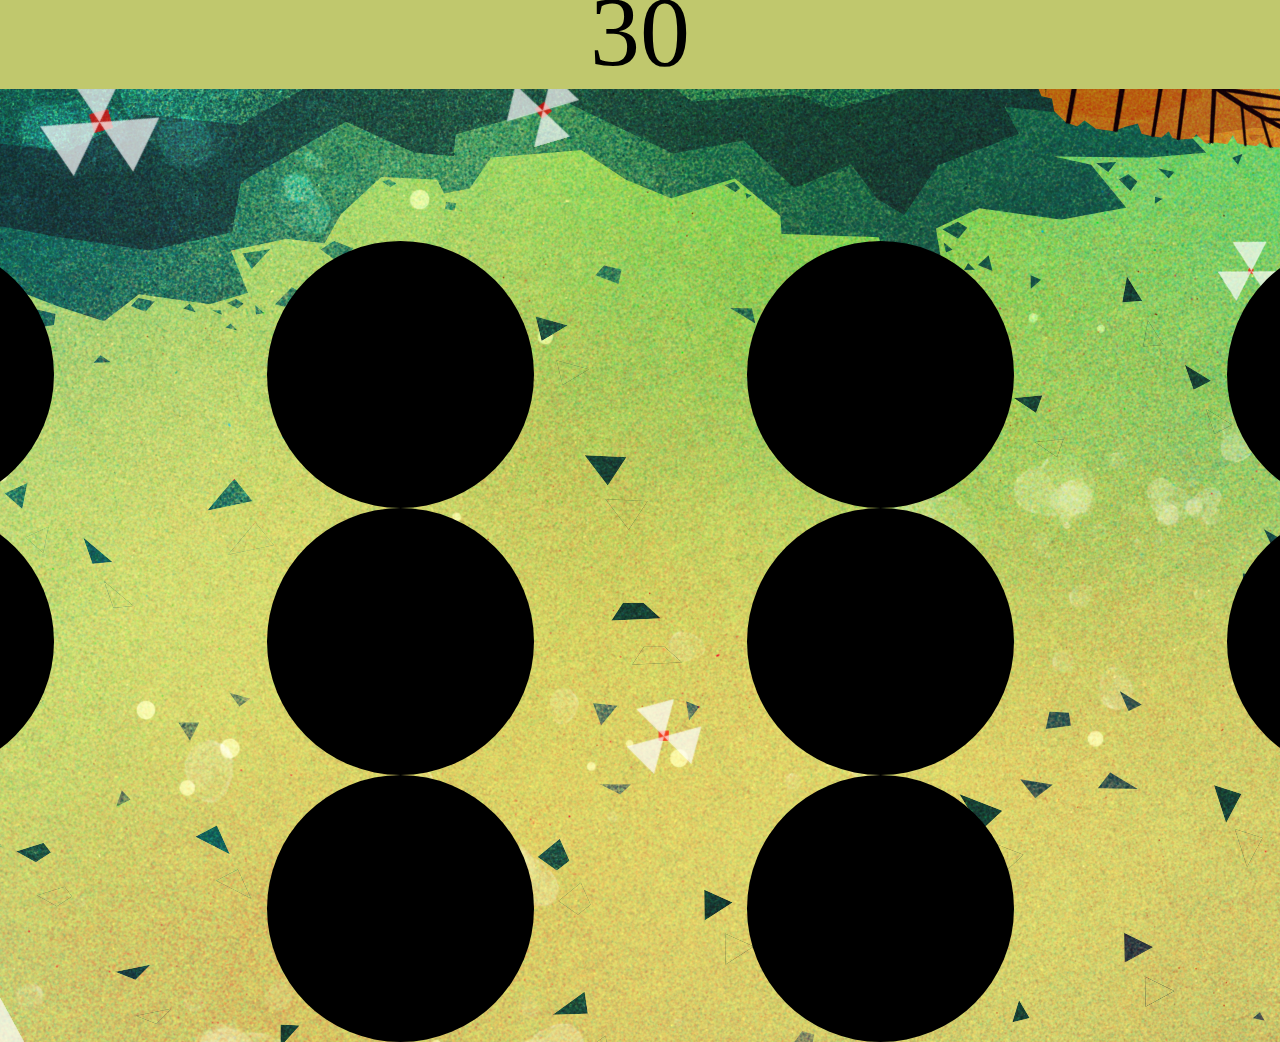
<file: index.html>
<!DOCTYPE html>
<html lang="en">
<head>
    <meta charset="UTF-8">
    <meta http-equiv="X-UA-Compatible" content="IE=edge">
    <meta name="viewport" content="width=device-width, initial-scale=1.0">
    <title>Mole Game</title>
    <link rel="stylesheet" href="./style.css">
</head>
<body>
    <div class="info-container">
      <div class="level-container">Level 1</div>
      <div class="timer-container">30</div>
    </div>
    <section class="bg">
      <div class="worm-box">
        <div style="width: 5%;" class="worm-container">
          <img src="./worm.png" alt="worm score meter" class="worm">
        </div>
      </div>
        <div class="hole-container">
            <div class="hole" id="hole-0"><img data-index="0" src="./king-mole-hungry.png" alt="mole" class="mole"></div>
          </div>
          <div class="hole-container">
            <div class="hole" id="hole-1"><img data-index="1" src="./king-mole-fed.png" alt="mole" class="mole"></div>
          </div>
          <div class="hole-container">
            <div class="hole" id="hole-2"><img data-index="2" src="./king-mole-hungry.png" alt="mole" class="mole"></div>
          </div>
          <div class="hole-container">
            <div class="hole" id="hole-3"><img data-index="3" src="./king-mole-sad.png" alt="mole" class="mole"></div>
          </div>
          <div class="hole-container">
            <div class="hole" id="hole-4"><img data-index="4" src="./king-mole-leaving.png" alt="mole" class="mole"></div>
          </div>
          <div class="hole-container">
            <div class="hole" id="hole-5"><img data-index="5" src="./mole-hungry.png" alt="mole" class="mole"></div>
          </div>
          <div class="hole-container">
            <div class="hole" id="hole-6"><img data-index="6" src="./mole-fed.png" alt="mole" class="mole"></div>
          </div>
          <div class="hole-container">
            <div class="hole" id="hole-7"><img data-index="7" src="./mole-sad.png" alt="mole" class="mole"></div>
          </div>
          <div class="hole-container">
            <div class="hole" id="hole-8"><img data-index="8" src="./mole-leaving.png" alt="mole" class="mole"></div>
          </div>
          <div class="hole-container">
            <div class="hole" id="hole-9"><img data-index="9" src="./king-mole-hungry.png" alt="happy mole" class="mole"></div>
          </div>
    </section>
    <div class="win hide">
      <img src="./win.png" alt="you've won the game">
      <button type="button" class="nextlevel">Next level</button>
    </div>
    <div class="lose hide">
      <a href="" target=""><img src="./you-lose.jpg" alt="you've lose the game" height=""></a>
    </div>
    <script src="./game.js"></script>
</body>
</html>
</file>
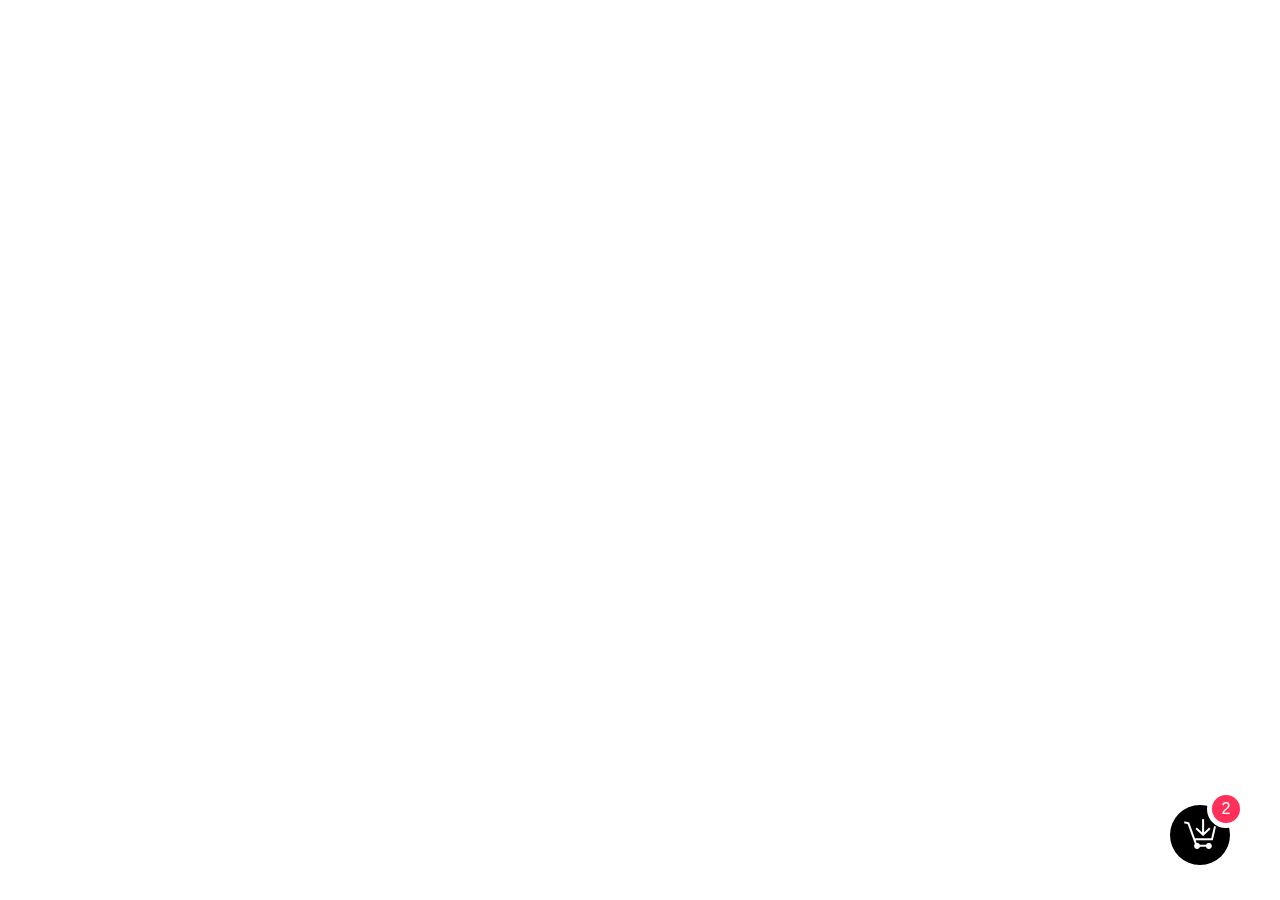
<file: cart-menu/index.html>
<!DOCTYPE html>
<html lang="en">

<head>
    <meta charset="UTF-8">
    <meta http-equiv="X-UA-Compatible" content="IE=edge">
    <meta name="viewport" content="width=device-width, initial-scale=1.0">
    <title>Off-Canvas Cart Menu</title>
    <link href="./style.css" rel="stylesheet">
</head>

<body>
    <div class="menu-btn test">
        <span class="menu-btn-number"><span id="numberOrder">2</span></span>
        <button class="menu-btn-icon" type="button"><img src="./image/menu-btn.png" alt=""></button>
    </div>
    <section class="cart-menu">
        <header>
            <span>Your shopping cart</span>
            <button class="close-btn" type="button">X</button>
        </header>
        <main>
            <section class="orders-ctn">
                <div class="order-ctn">
                    <img src="./image/drone1.jpg" alt="drone helicopter">
                    <div class="order">
                        <div class="order-item">
                            <span class="order-item-name">Mini Drone Helicopter Induction</span>
                            <span class="order-item-attribute"><b>Color</b>: BLUE</span>
                        </div>
                        <div class="order-remove">
                            <button class="order-remove-btn" type="button">Remove</button>
                        </div>
                        <div class="order-add">
                            <button class="minus-btn">&minus;</button>
                            <input type="number" value="1" min="1" max="99">
                            <button class="add-btn">+</button>
                        </div>
                        <div class="order-cost">
                            <span class="order-cost-prev">$50.78</span>
                            <span class="order-cost-now">$29.89</span>
                        </div>
                    </div>
                </div>
                <div class="order-ctn" style="border: none;">
                    <img src="./image/drone2.jpg" alt="drone helicopter set 3">
                    <div class="order">
                        <div class="order-item">
                            <span class="order-item-name">Mini Drone Helicopter Induction</span>
                            <span class="order-item-attribute"><b>Color</b></bColor>: SET 3 (BLUE+RED+GOLD): 25%
                                OFF</span>
                        </div>
                        <div class="order-remove">
                            <button class="order-remove-btn" type="button">Remove</button>
                        </div>
                        <div class="order-add">
                            <button class="minus-btn">&minus;</button>
                            <input type="number" value="1" min="1" max="99">
                            <button class="add-btn">+</button>
                        </div>
                        <div class="order-cost">
                            <span class="order-cost-prev">$134.5</span>
                            <span class="order-cost-now">$67.25</span>
                        </div>
                    </div>
                </div>
            </section>
            <section class="checkout">
                <div class="checkout-info">
                    <span>Subtotal</span>
                    <span class="checkout-info-money">
                        $97.14
                    </span>
                </div>
                <button class="proceed" type="button">PROCEED TO SECURED CHECKOUT</button>
                <fieldset>
                    <legend>or quick checkout with</legend>
                </fieldset>
                <button class="paypal" type="button"><img class="paypal-logo" src="./image/paypal-logo.png"
                        alt="paypal logo"></button>
            </section>
        </main>
    </section>
    <script src="./script.js"></script>
</body>
</html>
</file>
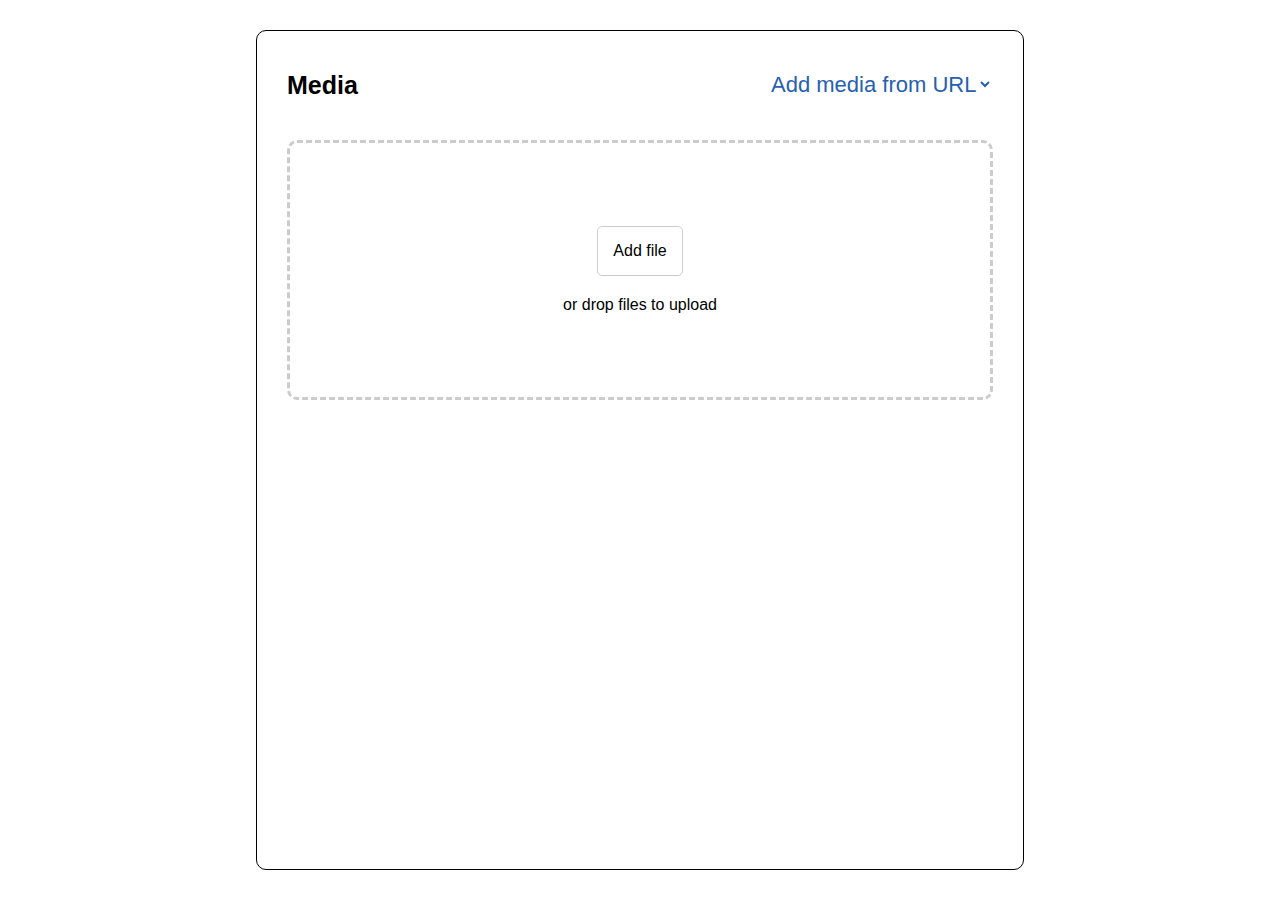
<file: shopify-media/index.html>
<!DOCTYPE html>
<html lang="en">

<head>
    <meta charset="UTF-8">
    <meta http-equiv="X-UA-Compatible" content="IE=edge">
    <meta name="viewport" content="width=device-width, initial-scale=1.0">
    <link href="./style.css" rel="stylesheet">
    <title>Shopify Media</title>
</head>

<body>
    <main>
    <div class="top-bar">
        <span class="part-name">Media</span>
        <select class="add-file-url">
            <option selected>Add media from URL</option>
        </select>
        <button class="delete-btn" type="button">Delete media</button>
    </div>
    <div id="drop-area" class="dashedBorder">
        <div class="upload-area">
            <form class="my-form">
                <input type="file" id="fileElem" multiple accept="image/*" onchange="handleFiles(this.files)">
                <label class="button" for="fileElem">Add file</label>
                <br>
                <span>or drop files to upload</span>
            </form>
        </div>
    </div>
  </main>
    <script src="./script.js"></script>
</body>

</html>
</file>
<file: style.css>
* {
   box-sizing: border-box;
}
 body {
     background-color: #c0c86d;
     display: flex;
     justify-content: center;
     align-items: center;
     flex-flow: column;
     padding: 0;
     margin: 0;
     height: 100vh;
 }
 .info-container {
     font-size: 100px;
     text-align: center;
 }
 .bg {
     cursor: url(./cursor.png), default;
     background-image: url(./background.png);
     background-repeat: no-repeat;
     width: 1920px;
     height: 1080px;
     display: flex;
     flex-wrap: wrap;
     justify-content: center;
     align-items: center;
 }

 .hole {
     background-color: black;
     border-radius: 50%;
     overflow: visible;
     width: 267px;
     height: 267px;
 }
 .hole-container {
     width: 25%;
     display: flex;
     justify-content: center;
     align-items: center;
 }
 .mole {
     position: relative;
     right: 30px;
 }

 .hungry {
     cursor: url(./cursor-worm.png), default;
 }
 .worm {
     width: 1660px;
 }

 .worm-container {
     overflow: hidden;
     transition: width 0.5s ease-in-out;
 }

 .worm-box {
     width: 1660px;
 }

 .win {
     display: flex;
     align-items: flex-end;
     justify-content: center;
 }
 .win button {
     position: relative;
     right: 202px;
     bottom: 60px;
     width: 200px;
     height: 200px;
     background-color: transparent;
     font-size: 60px;
     border-radius: 50%;
     color: white;
 }
 .win img {
    width: 900px;
    height: 900px;
 }
 .lose {
     display: flex;
     flex-flow: column;
     justify-content: center;
     align-items: center;
     font-size: 50px;
 }
 .lose img {
     height: 700px;
     width: 1000px;
 }
 .gone , .hide{
    display: none;
}
</file>
<file: cart-menu/style.css>
* {
  -webkit-box-sizing: border-box;
          box-sizing: border-box;
  padding: 0;
  margin: 0;
  font-family: sans-serif;
}

body {
  width: 100%;
  height: 100vh;
  -webkit-transition: background-color .5s;
  transition: background-color .5s;
}

body .menu-btn {
  position: fixed;
  bottom: 30px;
  right: 30px;
  height: 80px;
  width: 80px;
  padding-top: 15px;
}

body .menu-btn-icon {
  background-color: black;
  border: none;
  border-radius: 50%;
  height: 60px;
  width: 60px;
  cursor: pointer;
}

body .menu-btn-number {
  display: -webkit-box;
  display: -ms-flexbox;
  display: flex;
  position: absolute;
  right: 5px;
  top: 0;
  border: 5px solid white;
  color: white;
  width: 38px;
  height: 38px;
  border-radius: 50%;
  background-color: #FF3059;
  -webkit-box-align: center;
      -ms-flex-align: center;
          align-items: center;
  -webkit-box-pack: center;
      -ms-flex-pack: center;
          justify-content: center;
}

body .cart-menu {
  position: fixed;
  top: 0;
  right: 0;
  -webkit-transform: translateX(100%);
          transform: translateX(100%);
  width: 100vw;
  max-width: 528px;
  overflow-x: hidden;
  -webkit-transition: 0.3s;
  transition: 0.3s;
  height: 100%;
  background-color: white;
}

body .cart-menu header {
  font-size: 21px;
  font-weight: bold;
  display: -webkit-box;
  display: -ms-flexbox;
  display: flex;
  -webkit-box-pack: justify;
      -ms-flex-pack: justify;
          justify-content: space-between;
  -webkit-box-align: center;
      -ms-flex-align: center;
          align-items: center;
  padding: 25px 30px;
  border-bottom: 1px solid #e2e2e2;
}

body .cart-menu header .close-btn {
  width: 40px;
  height: 40px;
  border-radius: 50%;
  border: none;
  color: white;
  background-color: #C7C7C7;
  font-size: 20px;
  cursor: pointer;
}

body .cart-menu main {
  height: 90%;
  padding: 0 30px;
}

body .cart-menu main .orders-ctn {
  height: 65%;
  padding-top: 40px;
}

body .cart-menu main .orders-ctn .order-ctn {
  padding: 20px 0;
  height: 170px;
  border-bottom: 1px solid #e2e2e2;
}

body .cart-menu main .orders-ctn .order-ctn img {
  float: left;
  height: 130px;
  width: 130px;
  margin-right: 18px;
  border: 1px solid black;
  border-radius: 3px;
}

body .cart-menu main .orders-ctn .order-ctn .order {
  display: -webkit-box;
  display: -ms-flexbox;
  display: flex;
  -ms-flex-flow: wrap;
      flex-flow: wrap;
  -webkit-box-pack: justify;
      -ms-flex-pack: justify;
          justify-content: space-between;
}

body .cart-menu main .orders-ctn .order-ctn .order-item {
  -webkit-box-flex: 60%;
      -ms-flex: 60%;
          flex: 60%;
}

body .cart-menu main .orders-ctn .order-ctn .order-item-name {
  font-weight: bold;
  font-size: 17px;
}

body .cart-menu main .orders-ctn .order-ctn .order-item-attribute {
  display: block;
  margin: 8px 0 18px 0;
  font-size: 13px;
}

body .cart-menu main .orders-ctn .order-ctn .order-remove {
  -webkit-box-flex: 15%;
      -ms-flex: 15%;
          flex: 15%;
  display: -webkit-box;
  display: -ms-flexbox;
  display: flex;
  -webkit-box-pack: end;
      -ms-flex-pack: end;
          justify-content: flex-end;
  -webkit-box-align: center;
      -ms-flex-align: center;
          align-items: center;
}

body .cart-menu main .orders-ctn .order-ctn .order-remove-btn {
  border: none;
  text-decoration: underline;
  background-color: transparent;
  color: #FF7F7D;
  font-size: 14px;
  cursor: pointer;
}

body .cart-menu main .orders-ctn .order-ctn .order-add {
  padding: 5px 10px;
  border: 1px solid #e2e2e2;
  border-radius: 3px;
  /* Chrome, Safari, Edge, Opera */
  /* Firefox */
}

body .cart-menu main .orders-ctn .order-ctn .order-add input::-webkit-outer-spin-button,
body .cart-menu main .orders-ctn .order-ctn .order-add input::-webkit-inner-spin-button {
  -webkit-appearance: none;
  margin: 0;
}

body .cart-menu main .orders-ctn .order-ctn .order-add input[type="number"] {
  -moz-appearance: textfield;
}

body .cart-menu main .orders-ctn .order-ctn .order-add input {
  width: 30px;
  text-align: center;
  border: none;
  font-size: 18px;
  background-color: transparent;
  margin: 0 7px;
}

body .cart-menu main .orders-ctn .order-ctn .order-add button {
  border: none;
  font-size: 20px;
  background-color: transparent;
  color: #747474;
  cursor: pointer;
}

body .cart-menu main .orders-ctn .order-ctn .order-cost {
  display: -webkit-box;
  display: -ms-flexbox;
  display: flex;
  -webkit-box-align: center;
      -ms-flex-align: center;
          align-items: center;
}

body .cart-menu main .orders-ctn .order-ctn .order-cost-prev {
  font-size: 13px;
  margin-right: 15px;
  text-decoration: line-through;
  color: #9b9b9b;
}

body .cart-menu main .orders-ctn .order-ctn .order-cost-now {
  font-size: 18px;
}

body .cart-menu main .checkout {
  border-top: 1px solid #e2e2e2;
  padding-top: 20px;
  width: 100%;
}

body .cart-menu main .checkout-info {
  float: right;
}

body .cart-menu main .checkout-info-money {
  font-weight: bold;
  margin-left: 20px;
}

body .cart-menu main .checkout .proceed {
  width: 100%;
  height: 60px;
  background-color: black;
  border: none;
  border-radius: 5px;
  padding: 15px;
  margin: 20px 0;
  font-size: 16px;
  color: white;
  cursor: pointer;
}

body .cart-menu main .checkout fieldset {
  border: none;
  border-top: 2px solid #e2e2e2;
}

body .cart-menu main .checkout fieldset legend {
  font-size: 15px;
  margin: auto;
  padding: 0 10px;
  color: #9b9b9b;
}

body .cart-menu main .checkout .paypal {
  width: 100%;
  background-color: #FFBC33;
  border: none;
  border-radius: 5px;
  padding: 10px;
  height: 60px;
  margin-top: 20px;
  cursor: pointer;
}

body .cart-menu main .checkout .paypal-logo {
  height: 40px;
  width: 100px;
}

.hide {
  display: none;
}
/*# sourceMappingURL=style.css.map */
</file>
<file: shopify-media/style.css>
* {
  -webkit-box-sizing: border-box;
          box-sizing: border-box;
  padding: 0;
  margin: 0;
  font-family: sans-serif;
}

/* Hide scrollbar for Chrome, Safari and Opera */
#drop-area::-webkit-scrollbar {
  display: none;
}

/* Hide scrollbar for IE, Edge and Firefox */
#drop-area {
  -ms-overflow-style: none;
  /* IE and Edge */
  scrollbar-width: none;
  /* Firefox */
}

body {
  width: 100vw;
  height: 100vh;
  padding: 30px 0;
}

body main {
  border: 1px solid black;
  border-radius: 10px;
  width: 60%;
  height: 100%;
  margin: auto;
  padding: 40px 30px 30px 30px;
}

body main .top-bar .part-name {
  font-size: 25px;
  font-weight: bold;
}

body main .top-bar select {
  float: right;
  font-size: 22px;
  border: none;
  background-color: transparent;
  color: #2660b1;
}

body main .top-bar .delete-btn {
  display: none;
  float: right;
  font-size: 22px;
  color: red;
  border: none;
  cursor: pointer;
  background-color: transparent;
}

body main #drop-area {
  overflow: auto;
  width: 100%;
  max-height: 90%;
  margin-top: 40px;
  border-radius: 10px;
}

body main #drop-area .upload-area {
  min-height: 254px;
  display: -webkit-box;
  display: -ms-flexbox;
  display: flex;
  -webkit-box-pack: center;
      -ms-flex-pack: center;
          justify-content: center;
  -webkit-box-align: center;
      -ms-flex-align: center;
          align-items: center;
}

body main #drop-area .upload-area .my-form {
  text-align: center;
}

body main #drop-area .upload-area .my-form .button {
  display: inline-block;
  padding: 15px;
  cursor: pointer;
  border-radius: 5px;
  border: 1px solid #ccc;
  margin-bottom: 20px;
}

body main #drop-area .upload-area .my-form .button:hover {
  background: #ddd;
}

body main #drop-area .upload-area .my-form #fileElem {
  display: none;
}

body main #drop-area div {
  border-radius: 10px;
  background-position: center;
  background-repeat: no-repeat;
  background-size: 40%;
}

body main #drop-area .imgDiv {
  position: relative;
  min-height: 254px;
  background-position: center;
  background-repeat: no-repeat;
  background-size: cover;
  display: -webkit-box;
  display: -ms-flexbox;
  display: flex;
  -webkit-box-pack: center;
      -ms-flex-pack: center;
          justify-content: center;
  -webkit-box-align: center;
      -ms-flex-align: center;
          align-items: center;
}

body main #drop-area .imgDiv input[type="checkbox"] {
  display: none;
  width: 20px;
  height: 20px;
  position: absolute;
  top: 10px;
  left: 10px;
  border-radius: 5px;
}

body main #drop-area .imgDiv img {
  width: 0;
  height: 30px;
}

@media screen and (max-width: 900px) {
  body main {
    width: 90%;
  }
}

.dashedBorder {
  border: 3px dashed #ccc;
}

.highlight {
  border-color: purple !important;
}

.grid-ctn {
  display: -ms-grid;
  display: grid;
  -ms-grid-columns: 24% 24% 24% 24%;
      grid-template-columns: 24% 24% 24% 24%;
  -ms-grid-rows: auto auto;
      grid-template-rows: auto auto;
  -webkit-box-pack: justify;
      -ms-flex-pack: justify;
          justify-content: space-between;
  grid-row-gap: 15px;
}

.hide {
  display: none;
}

.loader {
  border: 4px solid #f3f3f3;
  border-radius: 50% !important;
  border-top: 4px solid #599E99;
  border-right: 4px solid #599E99;
  border-bottom: 4px solid #599E99;
  width: 80px;
  height: 80px;
  margin-bottom: 15px;
  -webkit-animation: spin 1s linear infinite;
  /* Safari */
  animation: spin 0.7s linear infinite;
}

.hoverEffect {
  -webkit-box-shadow: inset 0px 200px 235px -68px rgba(129, 133, 136, 0.73);
          box-shadow: inset 0px 200px 235px -68px rgba(129, 133, 136, 0.73);
}

.hoverEffect input[type="checkbox"] {
  display: block !important;
}

.hoverEffect img {
  width: 30px !important;
}

.invisible {
  visibility: hidden;
}

/* Safari */
@-webkit-keyframes spin {
  0% {
    -webkit-transform: rotate(0deg);
  }
  100% {
    -webkit-transform: rotate(360deg);
  }
}

@keyframes spin {
  0% {
    -webkit-transform: rotate(0deg);
            transform: rotate(0deg);
  }
  100% {
    -webkit-transform: rotate(360deg);
            transform: rotate(360deg);
  }
}
/*# sourceMappingURL=style.css.map */
</file>
